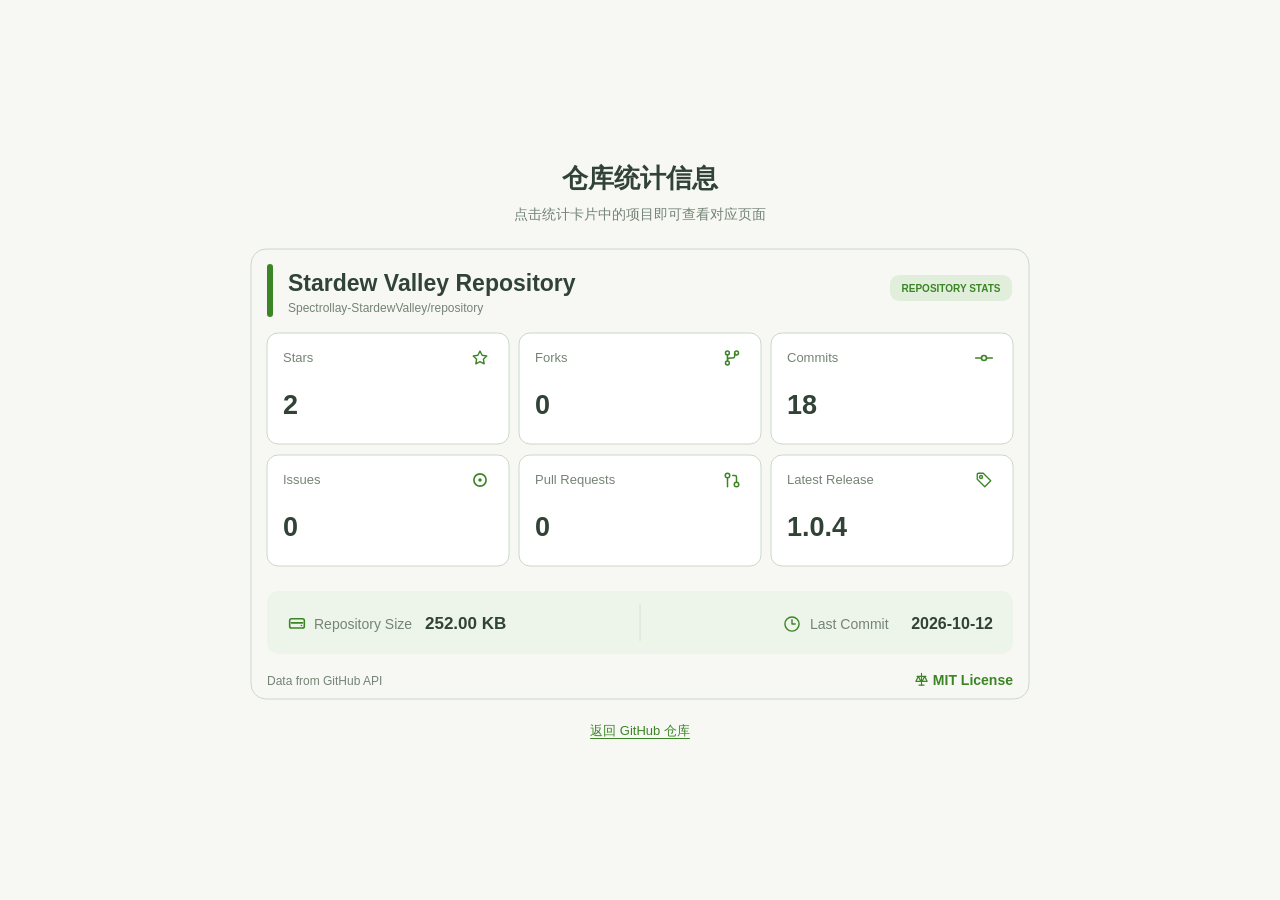
<file: stats/index.html>
<!DOCTYPE html>
<html lang="zh-CN">
<head>
    <meta charset="UTF-8">
    <meta name="viewport" content="width=device-width, initial-scale=1.0">
    <meta name="color-scheme" content="light dark">
    <meta name="theme-color" content="#F7F8F4" media="(prefers-color-scheme: light)">
    <meta name="theme-color" content="#171C18" media="(prefers-color-scheme: dark)">
    <title>仓库统计信息 | 星露谷物语版本库</title>
    <style>
        :root {
            color-scheme: light dark;
            --background: #F7F8F4;
            --foreground: #314336;
            --muted: #748474;
            --link: #3C8527;
        }

        @media (prefers-color-scheme: dark) {
            :root {
                --background: #171C18;
                --foreground: #EEF5EE;
                --muted: #A7B8AD;
                --link: #9ED781;
            }
        }

        * {
            box-sizing: border-box;
        }

        body {
            margin: 0;
            min-height: 100vh;
            display: flex;
            align-items: center;
            justify-content: center;
            background: var(--background);
            color: var(--foreground);
            font-family: "Segoe UI", Arial, sans-serif;
        }

        main {
            width: 100%;
            max-width: 860px;
            padding: 32px 20px;
            text-align: center;
            flex-shrink: 0;
        }

        h1 {
            margin: 0 0 10px;
            font-size: clamp(20px, 4vw, 26px);
        }

        .description {
            margin: 0 0 24px;
            color: var(--muted);
            font-size: 14px;
        }

        .stats-container {
            position: relative;
            width: 100%;
            max-width: 780px;
            margin-inline: auto;
            aspect-ratio: 780 / 452;
        }

        .stats-container.is-error {
            display: none;
        }

        .stats-error {
            display: none;
            margin: 0;
            color: var(--muted);
            font-size: 14px;
        }

        .stats-error.is-visible {
            display: block;
        }

        @media (max-width: 840px) {
            .stats-container {
                max-width: 360px;
                aspect-ratio: 360 / 500;
            }
        }

        .stats-container object {
            position: absolute;
            inset: 0;
            display: block;
            width: 100%;
            height: 100%;
            border: none;
        }

        .footer {
            margin-top: 22px;
            font-size: 13px;
        }

        a {
            color: var(--link);
            text-underline-offset: 3px;
        }

        a:hover {
            text-decoration-thickness: 2px;
        }
    </style>
</head>
<body>
<main>
    <h1>仓库统计信息</h1>
    <p class="description">点击统计卡片中的项目即可查看对应页面</p>

    <div class="stats-container" id="stats-container">
        <object id="stats" type="image/svg+xml" data="./repository-stats-light.svg" aria-label="可交互的仓库统计信息">
            <p>无法加载仓库统计图片</p>
        </object>
    </div>

    <p class="stats-error" id="stats-error" role="status">
        仓库统计信息暂时无法加载，请稍后重试。
    </p>

    <div class="footer">
        <a href="https://github.com/Spectrollay-StardewValley/Repository">返回 GitHub 仓库</a>
    </div>
</main>

<script>
    const stats = document.getElementById('stats');
    const container = document.getElementById('stats-container');
    const errorMessage = document.getElementById('stats-error');
    const theme = window.matchMedia('(prefers-color-scheme: dark)');
    const mobile = window.matchMedia('(max-width: 840px)');

    function setError(failed) {
        container.classList.toggle('is-error', failed);
        errorMessage.classList.toggle('is-visible', failed);
    }

    stats.addEventListener('load', () => {
        try {
            const root = stats.contentDocument?.documentElement;
            setError(root?.namespaceURI !== 'http://www.w3.org/2000/svg');
        } catch {
            setError(true);
        }
    });

    stats.addEventListener('error', () => {
        setError(true);
    });

    function updateStats() {
        const device = mobile.matches ? 'mobile-' : '';
        const mode = theme.matches ? 'dark' : 'light';
        const file = `repository-stats-${device}${mode}.svg`;
        const url = new URL(file, document.baseURI).href;

        if (stats.data !== url) {
            setError(false);
            stats.data = url;
        }
    }

    updateStats();
    theme.addEventListener('change', updateStats);
    mobile.addEventListener('change', updateStats);
</script>
</body>
</html>
</file>
